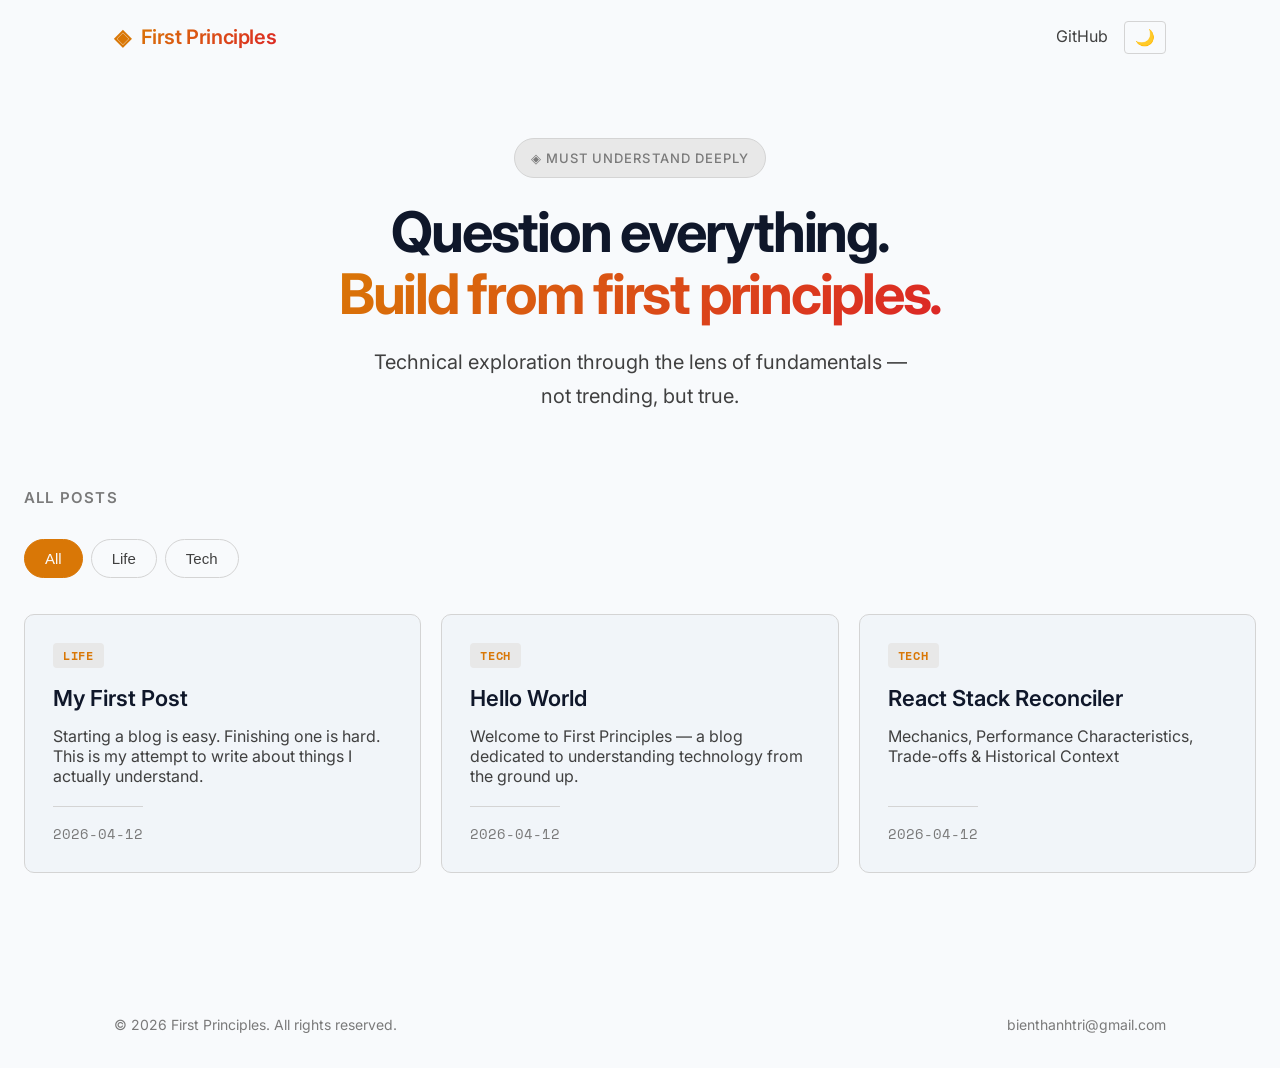
<file: index.html>
<!doctype html>
<html lang="en">
  <head>
    <meta charset="UTF-8" />
    <meta name="viewport" content="width=device-width, initial-scale=1.0" />
    <title>First Principles — Deep Dive Blog</title>
    <link rel="preconnect" href="https://fonts.googleapis.com" />
    <link rel="preconnect" href="https://fonts.gstatic.com" crossorigin />
    <link
      href="https://fonts.googleapis.com/css2?family=Inter:wght@400;500;600;700&family=Space+Mono:wght@400;700&display=swap"
      rel="stylesheet"
    />
    <style>
      :root {
        --bg-primary: #0a0a0b;
        --bg-secondary: #141416;
        --bg-tertiary: #1c1c1f;
        --border-color: #2a2a2e;
        --text-primary: #fafafa;
        --text-secondary: #a1a1aa;
        --text-muted: #71717a;
        --accent: #faf089;
        --accent-secondary: #facc15;
        --radius: 6px;
        --transition: 0.2s ease;
        --max-width: 1300px;
        --bg: #0b0f19;
        --surface: #1f2937;
        --surface-hover: #2a3444;
        --text: #f3f4f6;
        --text-muted: #9ca3af;
        --text-heading: #ffffff;
        --accent-soft: rgba(59, 130, 246, 0.15);
        --accent-glow: rgba(59, 130, 246, 0.4);
        --border: #374151;
        --code-bg: #0d1117;
        --code-text: #c9d1d9;
        --success: #22c55e;
        --warning: #f59e0b;
        --danger: #ef4444;
        --shadow: 0 4px 24px rgba(0, 0, 0, 0.4);
        --radius: 10px;
        --spacing: 1.5rem;
        --max-width: 1300px;
        --font-sans: "Inter", -apple-system, BlinkMacSystemFont, sans-serif;
        --font-mono: "Space Mono", monospace;
        --base-size: 17px;
      }

      [data-theme="light"] {
        --bg: #f8fafc;
        --bg-secondary: #f1f5f9;
        --surface: #ffffff;
        --surface-hover: #f8fafc;
        --text: #0f172a;
        --text-muted: #64748b;
        --text-heading: #020617;
        --bg-primary: #fafafa;
        --bg-tertiary: #e8e8e8;
        --border-color: #d4d4d4;
        --text-primary: #1a1a1a;
        --text-secondary: #404040;
        --text-muted: #7a7a7a;
        --accent: #d97706;
        --accent-secondary: #dc2626;
        --accent-soft: rgba(37, 99, 235, 0.1);
        --border: #e2e8f0;
        --code-bg: #f1f5f9;
        --code-text: #334155;
        --shadow: 0 4px 20px rgba(0, 0, 0, 0.08);
        color-scheme: light;
      }

      * {
        box-sizing: border-box;
        margin: 0;
        padding: 0;
      }

      html {
        scroll-behavior: smooth;
        box-sizing: border-box;
        margin: 0;
        padding: 0;
        color-scheme: dark;
      }
      body {
        font-family: var(--font-sans);
        background: var(--bg);
        color: var(--text);
        line-height: 1.7;
        font-size: 1.05rem;
        transition:
          background 0.3s ease,
          color 0.3s ease;
      }

      :focus-visible {
        outline: 2px solid var(--accent);
        outline-offset: 2px;
      }

      @media (prefers-reduced-motion: reduce) {
        *,
        *::before,
        *::after {
          animation-duration: 0.01ms !important;
          animation-iteration-count: 1 !important;
          transition-duration: 0.01ms !important;
        }
      }

      a {
        color: inherit;
        text-decoration: none;
      }

      header {
        background: var(--bg);
        padding: 16px 0;
        position: sticky;
        top: 2px;
        z-index: 100;
        backdrop-filter: blur(100px);
        transition:
          background-color var(--transition),
          border-color var(--transition);
      }
      .header-inner {
        max-width: 1100px;
        margin: 0 auto;
        padding: 0 24px;
        display: flex;
        align-items: center;
        justify-content: space-between;
      }
      .header-right {
        display: flex;
        align-items: center;
        gap: 16px;
      }
      .theme-toggle {
        background: transparent;
        border: 1px solid var(--border-color);
        color: var(--text-primary);
        padding: 6px 10px;
        border-radius: 4px;
        cursor: pointer;
        font-size: 1rem;
        transition: all var(--transition);
        display: flex;
        align-items: center;
        justify-content: center;
      }
      .theme-toggle:hover {
        background: var(--bg-tertiary);
        border-color: var(--text-secondary);
      }
      .logo {
        display: flex;
        align-items: center;
        gap: 10px;
        font-size: 1.25rem;
        font-weight: 600;
        letter-spacing: -0.02em;
      }
      .logo-icon {
        font-size: 1.4rem;
        color: var(--accent);
      }
      .logo-text {
        background: linear-gradient(
          135deg,
          var(--accent) 0%,
          var(--accent-secondary) 100%
        );
        -webkit-background-clip: text;
        -webkit-text-fill-color: transparent;
        background-clip: text;
      }
      .nav-links {
        display: flex;
        gap: 24px;
      }
      .nav-links a {
        font-size: 1rem;
        color: var(--text-secondary);
        transition: var(--transition);
      }
      .nav-links a:hover {
        color: var(--text-primary);
      }

      main {
        max-width: var(--max-width);
        margin: 0 auto;
        padding: 20px 24px;
      }

      .hero {
        text-align: center;
        margin-bottom: 24px;
        padding: 48px 0;
      }
      .hero-tag {
        display: inline-flex;
        align-items: center;
        gap: 8px;
        padding: 8px 16px;
        background: var(--bg-tertiary);
        border: 1px solid var(--border-color);
        border-radius: 100px;
        font-size: 0.8125rem;
        font-weight: 500;
        color: var(--text-muted);
        text-transform: uppercase;
        letter-spacing: 0.08em;
        margin-bottom: 24px;
      }
      .hero h1 {
        font-size: 3.5rem;
        font-weight: 700;
        letter-spacing: -0.04em;
        line-height: 1.1;
        margin-bottom: 20px;
        text-wrap: balance;
      }
      .hero h1 .highlight {
        background: linear-gradient(
          135deg,
          var(--accent) 0%,
          var(--accent-secondary) 100%
        );
        -webkit-background-clip: text;
        -webkit-text-fill-color: transparent;
        background-clip: text;
      }
      .hero p {
        color: var(--text-secondary);
        font-size: 1.25rem;
        max-width: 560px;
        margin: 0 auto;
      }

      .section-header {
        display: flex;
        align-items: center;
        justify-content: space-between;
        margin-bottom: 28px;
      }
      .section-header h2 {
        font-size: 0.9375rem;
        font-weight: 600;
        color: var(--text-muted);
        text-transform: uppercase;
        letter-spacing: 0.08em;
      }

      .filters {
        display: flex;
        flex-wrap: wrap;
        gap: 8px;
        margin-bottom: 36px;
      }
      .filter-btn {
        padding: 10px 20px;
        border: 1px solid var(--border-color);
        background: transparent;
        color: var(--text-secondary);
        border-radius: 100px;
        cursor: pointer;
        font-size: 0.9375rem;
        font-weight: 500;
        transition: var(--transition);
      }
      .filter-btn:hover {
        border-color: var(--text-secondary);
        color: var(--text-primary);
      }
      .filter-btn.active {
        background: var(--accent);
        border-color: var(--accent);
        color: var(--bg-primary);
      }

      .posts-grid {
        display: grid;
        grid-template-columns: repeat(auto-fill, minmax(320px, 1fr));
        gap: 20px;
      }

      .post-card {
        background: var(--bg-secondary);
        border: 1px solid var(--border-color);
        border-radius: var(--radius);
        padding: 28px;
        display: flex;
        flex-direction: column;
        transition:
          border-color 0.2s ease,
          transform 0.2s ease;
        position: relative;
        cursor: pointer;
        width: 100%;
        text-align: left;
        font-family: inherit;
        color: inherit;
      }
      .post-card::after {
        content: "→";
        position: absolute;
        right: 24px;
        bottom: 28px;
        font-size: 1.25rem;
        color: var(--accent);
        opacity: 0;
        transform: translateX(-8px);
        transition: var(--transition);
      }
      .post-card:hover {
        border-color: var(--accent);
        transform: translateY(-2px);
      }
      .post-card:hover::after {
        opacity: 1;
        transform: translateX(0);
      }

      .post-card .category {
        display: inline-flex;
        align-items: center;
        padding: 4px 10px;
        background: var(--bg-tertiary);
        border-radius: 4px;
        font-size: 0.75rem;
        font-weight: 600;
        color: var(--accent);
        text-transform: uppercase;
        letter-spacing: 0.06em;
        width: fit-content;
        margin-bottom: 16px;
        font-family: var(--font-mono);
      }
      .post-card h2 {
        font-size: 1.375rem;
        font-weight: 600;
        line-height: 1.35;
        margin-bottom: 12px;
        display: -webkit-box;
        -webkit-line-clamp: 2;
        -webkit-box-orient: vertical;
        overflow: hidden;
      }
      .post-card .excerpt {
        color: var(--text-secondary);
        font-size: 1rem;
        display: -webkit-box;
        -webkit-line-clamp: 3;
        -webkit-box-orient: vertical;
        overflow: hidden;
        flex-grow: 1;
      }
      .post-card .meta {
        display: flex;
        align-items: center;
        margin-top: 20px;
        padding-top: 16px;
        border-top: 1px solid var(--border-color);
        font-size: 0.875rem;
        color: var(--text-muted);
        font-family: var(--font-mono);
      }

      .empty-state {
        text-align: center;
        padding: 80px 20px;
        color: var(--text-muted);
      }

      footer {
        max-width: 1100px;
        margin: 0 auto;
        padding: 48px 24px 32px;
      }
      .footer-inner {
        display: grid;
        grid-template-columns: 2fr 1fr 1fr;
        gap: 48px;
      }
      .footer-brand {
        display: flex;
        flex-direction: column;
        gap: 16px;
      }
      .footer-brand .logo {
        font-size: 1.125rem;
      }
      .footer-brand p {
        color: var(--text-muted);
        font-size: 0.9375rem;
        line-height: 1.6;
        max-width: 280px;
      }
      .footer-col h4 {
        font-size: 0.8125rem;
        font-weight: 600;
        color: var(--text-secondary);
        text-transform: uppercase;
        letter-spacing: 0.06em;
        margin-bottom: 16px;
      }
      .footer-col ul {
        list-style: none;
        display: flex;
        flex-direction: column;
        gap: 12px;
      }
      .footer-col a {
        color: var(--text-muted);
        font-size: 0.9375rem;
        transition: color 0.2s;
      }
      .footer-col a:hover {
        color: var(--accent);
      }
      .footer-bottom {
        display: flex;
        align-items: center;
        justify-content: space-between;
        margin-top: 48px;
        padding-top: 24px;
        /* border-top: 1px solid var(--border-color); */
        font-size: 0.875rem;
        color: var(--text-muted);
      }
      .footer-bottom .social {
        display: flex;
        gap: 16px;
      }
      .footer-bottom .social a {
        color: var(--text-muted);
        font-size: 1.125rem;
        transition: color 0.2s;
      }
      .footer-bottom .social a:hover {
        color: var(--accent);
      }
      @media (max-width: 640px) {
        .footer-inner {
          grid-template-columns: 1fr;
          gap: 32px;
        }
        .footer-bottom {
          flex-direction: column;
          gap: 16px;
          text-align: center;
        }
      }

      .back-link {
        display: inline-flex;
        align-items: center;
        gap: 8px;
        margin-bottom: 32px;
        font-size: 0.875rem;
        color: var(--text-secondary);
        transition: color 0.2s;
      }

      .back-link:hover {
        color: var(--accent);
      }

      .post-header {
        margin-bottom: 40px;
        padding-bottom: 32px;
        border-bottom: 1px solid var(--border-color);
      }
      .post-header .category {
        display: inline-flex;
        align-items: center;
        padding: 4px 10px;
        background: var(--bg-tertiary);
        border-radius: 4px;
        font-size: 0.75rem;
        font-weight: 600;
        color: var(--accent);
        text-transform: uppercase;
        letter-spacing: 0.06em;
        margin-bottom: 16px;
        font-family: var(--font-mono);
      }
      .post-header h1 {
        font-size: 2.5rem;
        font-weight: 700;
        letter-spacing: -0.03em;
        line-height: 1.2;
        margin-bottom: 16px;
        scroll-margin-top: 80px;
      }
      .post-header .meta {
        display: flex;
        gap: 16px;
        font-size: 0.9375rem;
        color: var(--text-muted);
        font-family: var(--font-mono);
      }

      .content {
        font-size: 1.1875rem;
        color: var(--text-secondary);
      }
      .content p {
        margin-bottom: 1.5em;
      }
      .content h2 {
        font-size: 1.625rem;
        font-weight: 600;
        color: var(--text-primary);
        margin: 2em 0 1em;
      }
      .content h3 {
        font-size: 1.25rem;
        font-weight: 600;
        color: var(--text-primary);
        margin: 1.5em 0 0.75em;
      }
      .content ul,
      .content ol {
        margin-bottom: 1.5em;
        padding-left: 1.5em;
      }
      .content li {
        margin-bottom: 0.5em;
      }
      .content code {
        font-family: var(--font-mono);
        background: var(--bg-tertiary);
        padding: 2px 6px;
        border-radius: 4px;
        font-size: 0.875em;
      }
      .content pre {
        background: var(--bg-secondary);
        border: 1px solid var(--border-color);
        border-radius: var(--radius);
        padding: 20px;
        overflow-x: auto;
        margin: 1.5em 0;
      }
      .content pre code {
        background: none;
        padding: 0;
      }
      .content blockquote {
        border-left: 3px solid var(--accent);
        padding-left: 20px;
        margin: 1.5em 0;
        font-style: italic;
        color: var(--text-muted);
      }
      .content a {
        color: var(--accent);
        border-bottom: 1px solid transparent;
        transition: border-color 0.2s;
      }
      .content a:hover {
        border-bottom-color: var(--accent);
      }
      .content img {
        max-width: 100%;
        border-radius: var(--radius);
        margin: 1.5em 0;
      }
      .content hr {
        border: none;
        border-top: 1px solid var(--border-color);
        margin: 2em 0;
      }

      .toc-sidebar {
        z-index: 1000;
        position: fixed;
        top: 50px;
        right: 20px;
        width: 220px;
        background: var(--surface);
        border: 1px solid var(--border);
        border-radius: var(--radius);
        padding: 1rem;
        box-shadow: var(--shadow);
        max-height: calc(100vh - 100px);
        overflow-y: auto;
        transition:
          transform 0.3s ease,
          opacity 0.3s ease;
      }
      .toc-sidebar h3 {
        font-size: 0.8rem;
        text-transform: uppercase;
        letter-spacing: 1px;
        color: var(--text-muted);
        margin-bottom: 0.75rem;
      }
      .toc-link {
        display: block;
        padding: 0.4rem 0.6rem;
        font-size: 0.85rem;
        color: var(--text-muted);
        text-decoration: none;
        border-radius: 4px;
        margin-bottom: 0.25rem;
        transition: all 0.2s;
        border-left: 2px solid transparent;
      }
      .toc-link:hover {
        background: var(--accent-soft);
        color: var(--accent);
      }
      .toc-link.active {
        background: var(--accent-soft);
        color: var(--accent);
        border-left-color: var(--accent);
        font-weight: 500;
      }

      /* Progress Bar */
      .progress-container {
        background: var(--bg);
        position: fixed;
        top: 0;
        left: 0;
        width: 100%;
        height: 2px;
        z-index: 1000;
      }
      .progress-bar {
        height: 100%;
        width: 0%;
        background: var(--accent);
        box-shadow: 0 0 8px var(--accent-glow);
        transition: width 0.1s linear;
      }

      @media (max-width: 640px) {
        :root {
          --base-size: 16px;
        }
        .hero h1 {
          font-size: 2.25rem;
        }
        .posts-grid {
          grid-template-columns: 1fr;
        }
        .post-header h1 {
          font-size: 1.75rem;
        }
        .content {
          font-size: 1.0625rem;
        }
        .nav-links a {
          font-size: 0.9375rem;
        }
      }

      /* Responsive */
      @media (max-width: 900px) {
        .toc-sidebar {
          display: none;
        }
        header h1 {
          font-size: 1.8rem;
        }
        h2 {
          font-size: 1.4rem;
        }
        .card-grid {
          grid-template-columns: 1fr;
        }
      }

      /* Print Styles */
      @media print {
        .top-bar,
        .toc-sidebar,
        .theme-toggle,
        .progress-container,
        .copy-btn {
          display: none !important;
        }
        body {
          background: #fff;
          color: #000;
        }
        main {
          margin: 0;
          padding: 0;
          max-width: 100%;
        }
        .code-block,
        .card,
        .table-wrapper,
        blockquote {
          border: 1px solid #ccc;
          background: #f9f9f9 !important;
        }
        a {
          color: #000;
          text-decoration: underline;
        }
      }
    </style>

    <!-- Favicon (browser tab icon) -->
    <link rel="icon" href="icons/favicon.ico" type="image/x-icon" />
    <link rel="shortcut icon" href="icons/favicon.ico" type="image/x-icon" />

    <!-- PNG favicon alternatives (better for modern browsers) -->
    <link
      rel="icon"
      type="image/png"
      sizes="32x32"
      href="icons/favicon-32x32.png"
    />
    <link
      rel="icon"
      type="image/png"
      sizes="16x16"
      href="icons/favicon-16x16.png"
    />

    <!-- Apple Touch Icon (when saved to iOS home screen) -->
    <link
      rel="apple-touch-icon"
      sizes="180x180"
      href="icons/apple-touch-icon.png"
    />

    <!-- Android / PWA Icon -->
    <link rel="manifest" href="site.webmanifest" />
    <meta name="theme-color" content="#0a0a0b" />
  </head>
  <body>
    <header>
      <div class="header-inner">
        <a
          href="index.html"
          class="logo"
          data-link
          aria-label="First Principles - Home"
        >
          <span class="logo-icon" aria-hidden="true">◈</span>
          <span class="logo-text">First Principles</span>
        </a>
        <div class="header-right">
          <nav class="nav-links">
            <a href="https://github.com/TriBien" target="_blank" rel="noopener"
              >GitHub</a
            >
          </nav>
          <button
            class="theme-toggle"
            id="themeToggle"
            aria-label="Toggle theme"
          >
            🌙
          </button>
        </div>
      </div>
    </header>

    <main id="main"></main>

    <footer class="footer">
      <div class="footer-bottom">
        <span>&copy; 2026 First Principles. All rights reserved.</span>
        <span>bienthanhtri@gmail.com</span>
      </div>
    </footer>

    <script src="posts.js"></script>
    <script>
      const POSTS = window.POSTS || [];
      const mainEl = document.getElementById("main");
      const categories = ["all", ...new Set(POSTS.map((p) => p.category))];

      const state = {
        category: "all",
        slug: null,
      };

      function getPostBySlug(slug) {
        return POSTS.find((p) => p.slug === slug);
      }

      function buildUrl(slug) {
        return slug ? `./?post=${slug}` : "index.html";
      }

      function parseUrl() {
        const params = new URLSearchParams(window.location.search);
        return params.get("post");
      }

      async function loadPost(slug) {
        const post = getPostBySlug(slug);
        if (!post) {
          mainEl.innerHTML = '<div class="empty-state">Post not found</div>';
          return;
        }

        try {
          const response = await fetch(post.url);
          const html = await response.text();
          mainEl.innerHTML = html;

          // Initialize post features
          initializePost();

          window.scrollTo(0, 0);
        } catch (err) {
          mainEl.innerHTML =
            '<div class="empty-state">Failed to load post</div>';
          console.error("Load post error:", err);
        }
      }

      function initializeTheme() {
        const themeToggle = document.getElementById("themeToggle");
        const html = document.documentElement;

        // Get saved theme or use system preference
        const savedTheme =
          localStorage.getItem("theme") ||
          (window.matchMedia("(prefers-color-scheme: light)").matches
            ? "light"
            : "dark");

        html.setAttribute("data-theme", savedTheme);
        themeToggle.textContent = savedTheme === "dark" ? "☀️" : "🌙";

        themeToggle.addEventListener("click", () => {
          const current = html.getAttribute("data-theme");
          const next = current === "dark" ? "light" : "dark";
          html.setAttribute("data-theme", next);
          localStorage.setItem("theme", next);
          themeToggle.textContent = next === "dark" ? "☀️" : "🌙";
        });
      }

      function initializePost() {
        // Scroll Progress
        const progressBar = mainEl.querySelector("#progressBar");
        if (progressBar) {
          window.addEventListener("scroll", () => {
            const scrollTop =
              document.documentElement.scrollTop || document.body.scrollTop;
            const scrollHeight =
              document.documentElement.scrollHeight -
              document.documentElement.clientHeight;
            const scrolled = (scrollTop / scrollHeight) * 100;
            progressBar.style.width = scrolled + "%";
          });
        }

        // TOC Active State
        const tocLinks = mainEl.querySelectorAll(".toc-link");
        const sections = mainEl.querySelectorAll("section");
        if (tocLinks.length > 0 && sections.length > 0) {
          const observerOptions = {
            root: null,
            rootMargin: "-20% 0px -60% 0px",
            threshold: 0,
          };
          const observer = new IntersectionObserver((entries) => {
            entries.forEach((entry) => {
              if (entry.isIntersecting) {
                tocLinks.forEach((link) => link.classList.remove("active"));
                const activeLink = mainEl.querySelector(
                  `.toc-link[href="#${entry.target.id}"]`,
                );
                if (activeLink) activeLink.classList.add("active");
              }
            });
          }, observerOptions);
          sections.forEach((section) => observer.observe(section));
        }

        // Copy Code Function
        window.copyCode = function (btn) {
          const pre = btn.parentElement.nextElementSibling;
          const code = pre.innerText;
          navigator.clipboard.writeText(code).then(() => {
            const original = btn.textContent;
            btn.textContent = "Copied!";
            btn.style.color = "var(--accent)";
            setTimeout(() => {
              btn.textContent = original;
              btn.style.color = "";
            }, 2000);
          });
        };
      }

      function renderFilters() {
        const filtersEl =
          document.getElementById("filters") || document.createElement("div");
        filtersEl.className = "filters";
        filtersEl.id = "filters";
        filtersEl.innerHTML = categories
          .map(
            (c) =>
              `<button class="filter-btn ${c === state.category ? "active" : ""}" data-category="${c}" aria-pressed="${c === state.category}">${c === "all" ? "All" : c}</button>`,
          )
          .join("");
        return filtersEl;
      }

      function renderGrid() {
        const gridEl = document.createElement("div");
        gridEl.className = "posts-grid";
        gridEl.id = "grid";

        const filtered =
          state.category === "all"
            ? POSTS
            : POSTS.filter((p) => p.category === state.category);

        if (filtered.length === 0) {
          gridEl.innerHTML = '<div class="empty-state">No posts found</div>';
        } else {
          gridEl.innerHTML = filtered
            .map(
              (post) => `
          <button class="post-card" data-slug="${post.slug}">
            <span class="category">${post.category}</span>
            <h2>${post.title}</h2>
            <p class="excerpt">${post.excerpt || ""}</p>
            <div class="meta">${post.date}</div>
          </button>
        `,
            )
            .join("");
        }
        return gridEl;
      }

      function renderHome() {
        const hero = document.createElement("div");
        hero.className = "hero";
        hero.innerHTML = `
        <div class="hero-tag">◈ Must Understand Deeply</div>
        <h1>Question everything.<br><span class="highlight">Build from first principles.</span></h1>
        <p>Technical exploration through the lens of fundamentals — not trending, but true.</p>
      `;

        const sectionHeader = document.createElement("div");
        sectionHeader.className = "section-header";
        sectionHeader.innerHTML = "<h2>All Posts</h2>";

        mainEl.innerHTML = "";
        mainEl.appendChild(hero);
        mainEl.appendChild(sectionHeader);
        mainEl.appendChild(renderFilters());
        mainEl.appendChild(renderGrid());
      }

      function handleRouteChange() {
        const slug = parseUrl();
        state.slug = slug;
        if (slug) {
          loadPost(slug);
        } else {
          renderHome();
        }
      }

      document.addEventListener("click", (e) => {
        const logoLink = e.target.closest(".logo");
        if (logoLink) {
          e.preventDefault();
          history.pushState(null, "", buildUrl(null));
          state.category = "all";
          handleRouteChange();
          return;
        }

        const postCard = e.target.closest(".post-card");
        if (postCard) {
          e.preventDefault();
          const slug = postCard.dataset.slug;
          history.pushState(null, "", buildUrl(slug));
          state.slug = slug;
          loadPost(slug);
        }

        const filterBtn = e.target.closest(".filter-btn");
        if (filterBtn) {
          state.category = filterBtn.dataset.category;
          renderHome();
        }

        const backLink = e.target.closest(".back-link");
        if (backLink) {
          e.preventDefault();
          history.pushState(null, "", buildUrl(null));
          state.slug = null;
          renderHome();
        }
      });

      window.addEventListener("popstate", handleRouteChange);

      // Initialize theme on page load
      initializeTheme();

      handleRouteChange();
    </script>
  </body>
</html>
</file>
